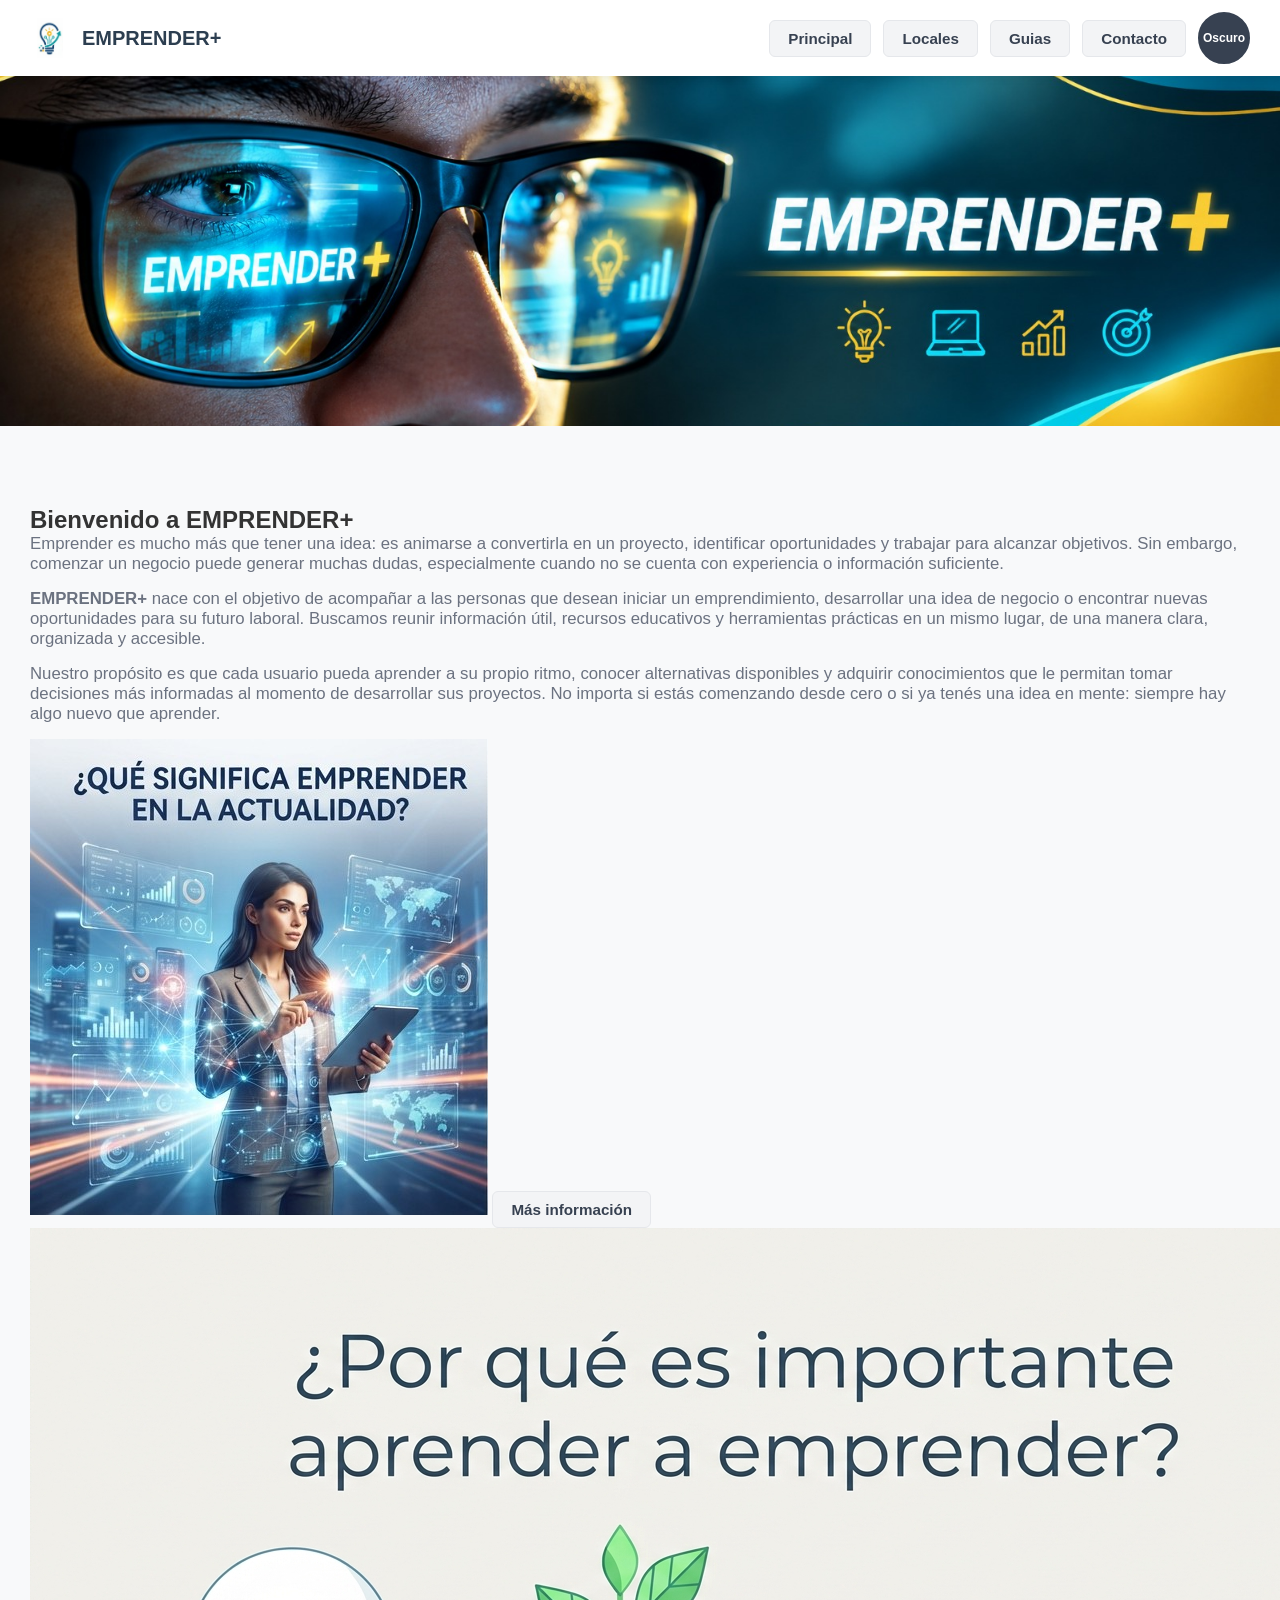
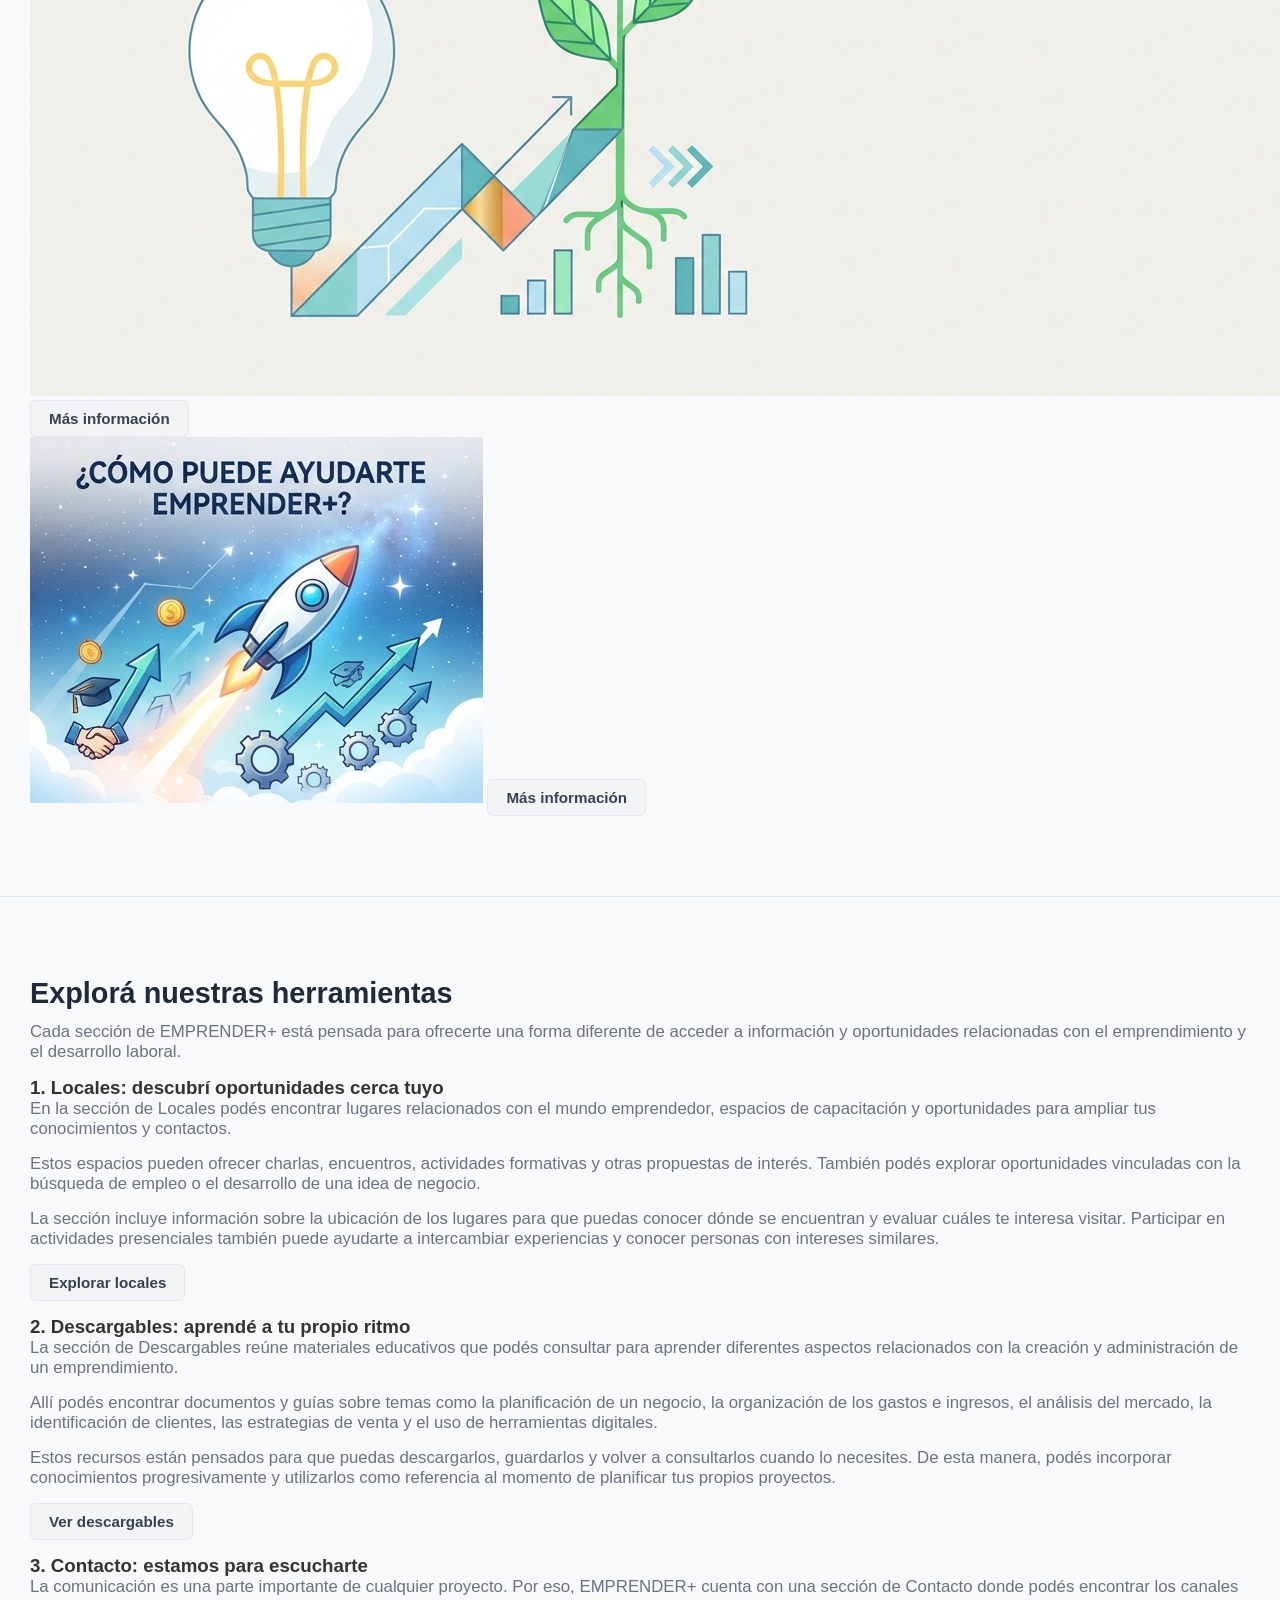
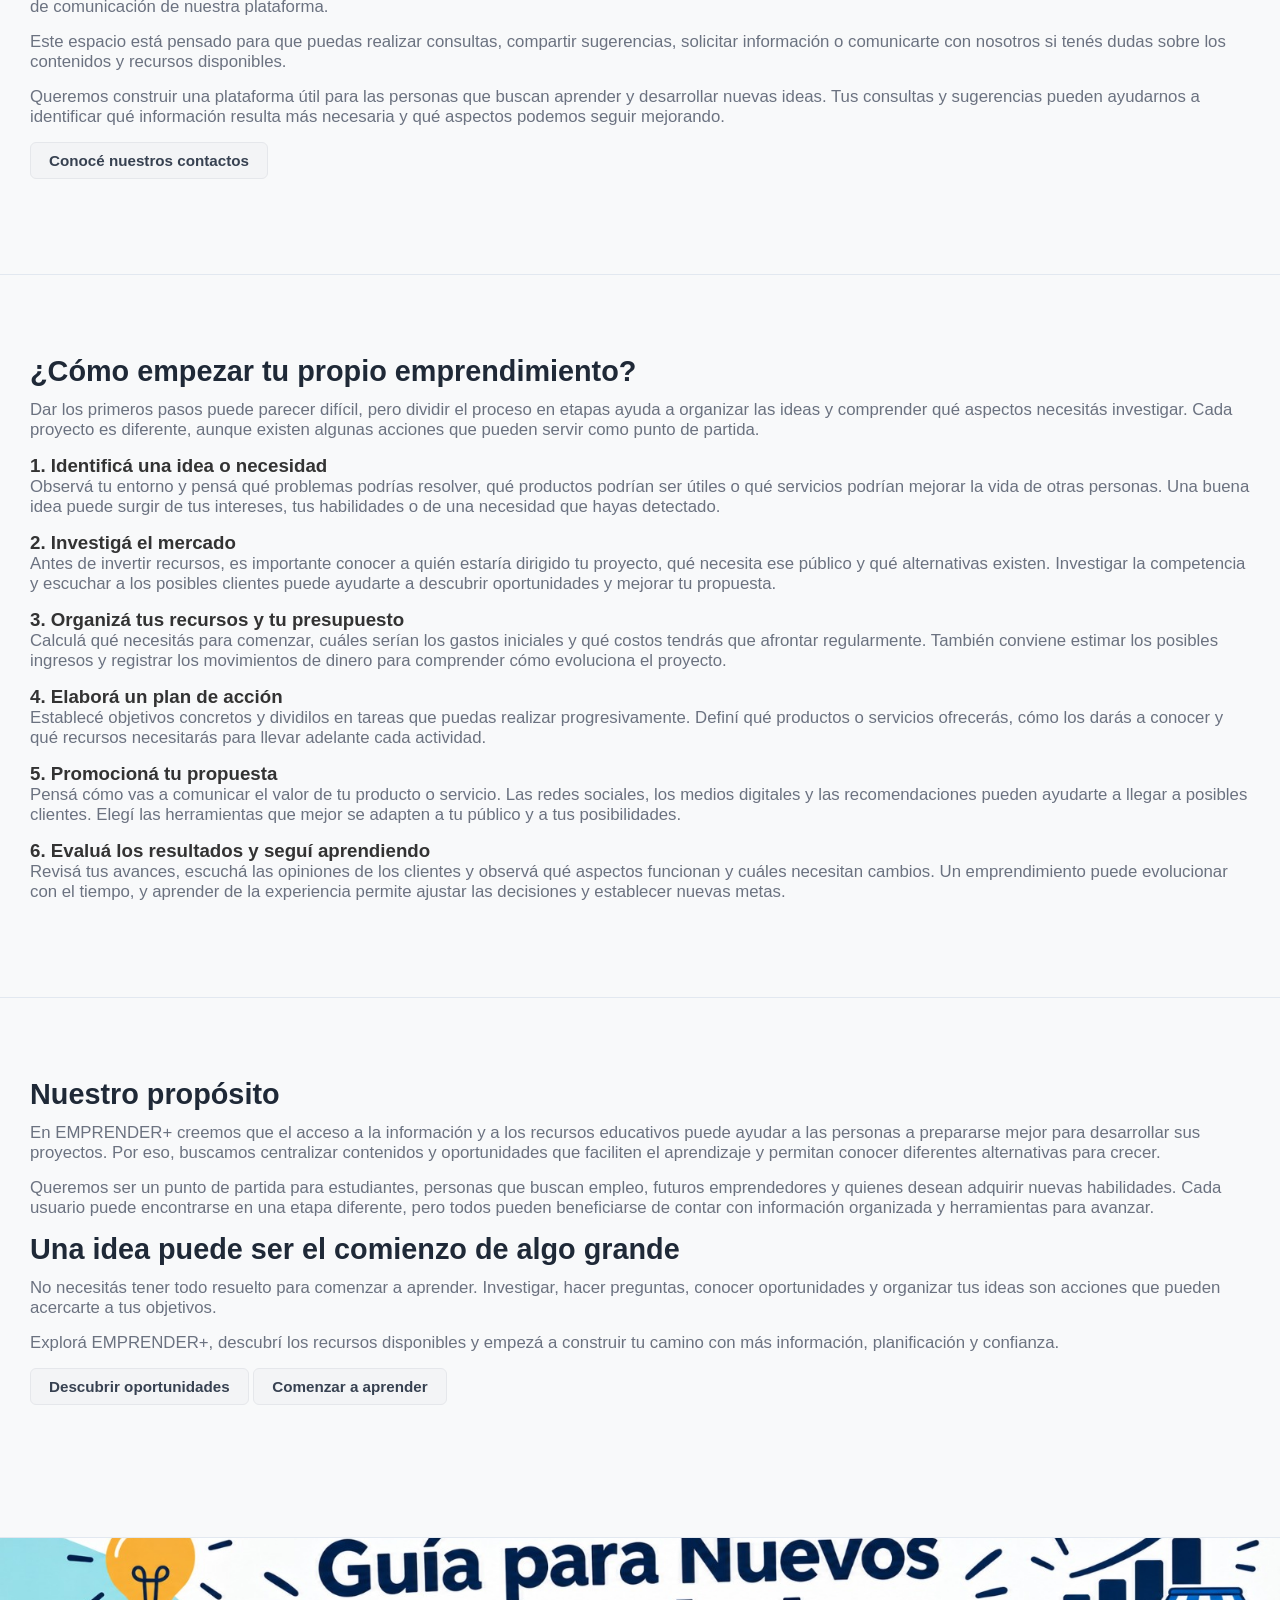
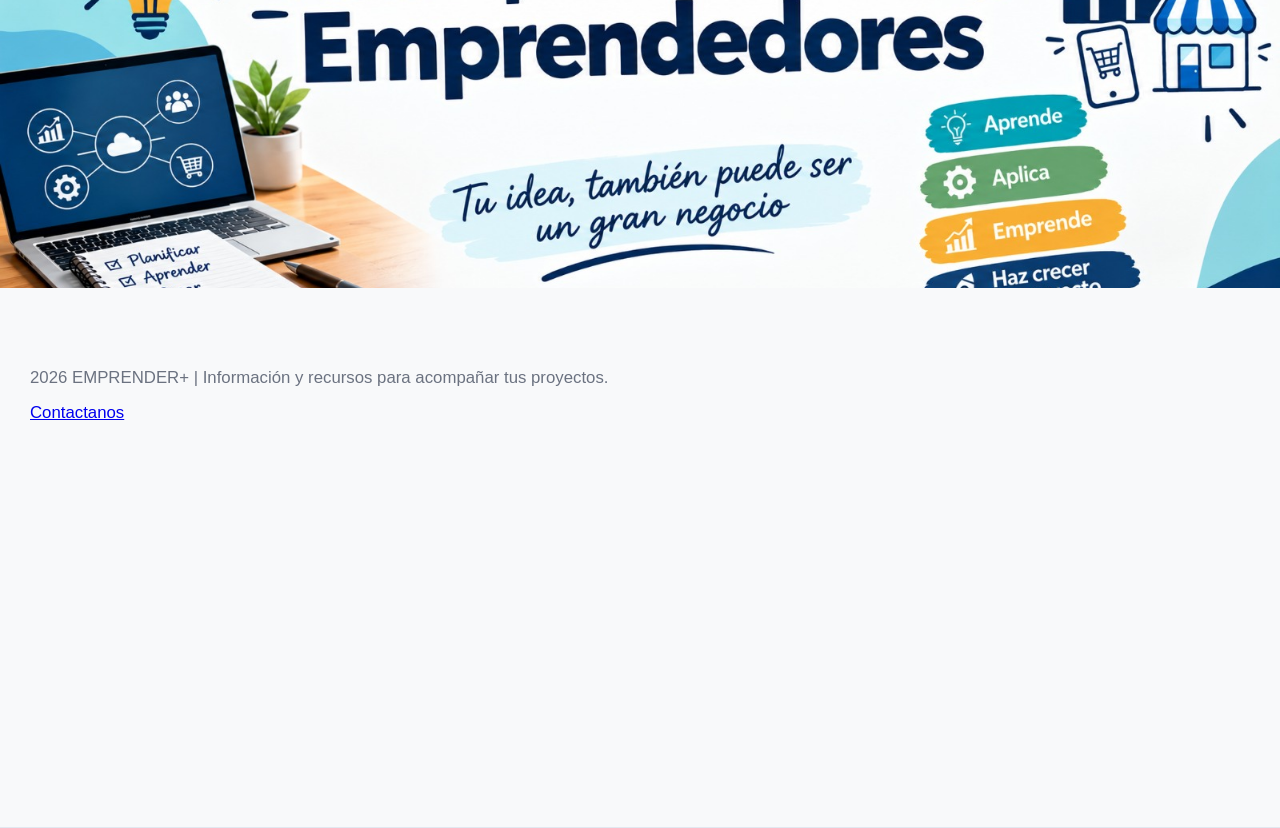
<file: index.html>
<!DOCTYPE html>
<html lang="es">
<head>
    <meta charset="UTF-8">
    <meta name="viewport" content="width=device-width, initial-scale=1.0">
    <meta name="description" content="EMPRENDER+: información, herramientas y recursos para aprender a emprender, encontrar oportunidades y desarrollar proyectos.">
    <title>EMPRENDER+ | Principal</title>
    <link rel="stylesheet" href="style.css">
</head>
<body>

    <!-- CABECERA Y NAVEGACIÓN -->
    <header class="cabecera">
        <div class="marca">
            <img src="Logo.jpeg" alt="Logo de EMPRENDER+" class="logo">
            <span class="titulo-marca">EMPRENDER+</span>
        </div>

        <nav aria-label="Menú principal">
            <ul class="menu">
                <li>
                    <a href="index.html" id="btnPrincipal" class="boton">Principal</a>
                </li>
                <li>
                    <a href="locales.html" id="btnLocales" class="boton">Locales</a>
                </li>
                <li>
                    <a href="guias.html" id="btnDescargables" class="boton">Guias</a>
                </li>
                <li>
                    <a href="contacto.html" id="btnContacto" class="boton">Contacto</a>
                </li>
                <li>
                    <button id="btnTema" class="boton-circular" type="button">Oscuro</button>
                </li>
            </ul>
        </nav>
    </header>

    <!-- BANNER PRINCIPAL -->
    <div class="banner">
        <img src="emprender+.jpeg" alt="Bienvenido a EMPRENDER+">
    </div>

    <main>

        <!-- INTRODUCCIÓN -->
        <section id="principal" class="seccion">
            <h1>Bienvenido a EMPRENDER+</h1>

            <p>
                Emprender es mucho más que tener una idea: es animarse a convertirla en un proyecto, identificar oportunidades y trabajar para alcanzar objetivos. Sin embargo, comenzar un negocio puede generar muchas dudas, especialmente cuando no se cuenta con experiencia o información suficiente.
            </p>

            <p>
                <strong>EMPRENDER+</strong> nace con el objetivo de acompañar a las personas que desean iniciar un emprendimiento, desarrollar una idea de negocio o encontrar nuevas oportunidades para su futuro laboral. Buscamos reunir información útil, recursos educativos y herramientas prácticas en un mismo lugar, de una manera clara, organizada y accesible.
            </p>

            <p>
                Nuestro propósito es que cada usuario pueda aprender a su propio ritmo, conocer alternativas disponibles y adquirir conocimientos que le permitan tomar decisiones más informadas al momento de desarrollar sus proyectos. No importa si estás comenzando desde cero o si ya tenés una idea en mente: siempre hay algo nuevo que aprender.
            </p>

            <div class="galeria-info">
                <div class="tarjeta-info">
                    <img src="que_significa_emprender.jpg" alt="¿Qué significa emprender en la actualidad?" class="img-desplegable">
                    <button type="button" class="boton boton-info" data-destino="info-significado" aria-expanded="false" aria-controls="info-significado">Más información</button>
                </div>

                <div class="tarjeta-info">
                    <img src="porque_aprender_a_emprender.jpg" alt="¿Por qué es importante aprender a emprender?" class="img-desplegable">
                    <button type="button" class="boton boton-info" data-destino="info-importancia" aria-expanded="false" aria-controls="info-importancia">Más información</button>
                </div>

                <div class="tarjeta-info">
                    <img src="como_te_ayuda_emprender.jpg" alt="¿Cómo puede ayudarte EMPRENDER+?" class="img-desplegable">
                    <button type="button" class="boton boton-info" data-destino="info-ayuda" aria-expanded="false" aria-controls="info-ayuda">Más información</button>
                </div>
            </div>

            <div class="panel-info">
            <div id="info-significado" class="texto-desplegable" hidden>
                <p>
                    En la actualidad, emprender significa detectar una necesidad, proponer una solución y organizar los recursos necesarios para llevarla adelante. Puede tratarse de un pequeño comercio, un servicio, un proyecto tecnológico, una tienda virtual o cualquier iniciativa que busque generar valor para otras personas.
                </p>

                <p>
                    Para desarrollar un emprendimiento no alcanza únicamente con tener una buena idea. También es importante planificar, administrar el dinero, conocer a los posibles clientes, estudiar la competencia y establecer objetivos realistas. Estas tareas permiten comprender mejor el mercado y anticipar algunas de las dificultades que pueden aparecer.
                </p>

                <p>
                    Además, la tecnología ocupa un lugar cada vez más importante. Las herramientas digitales permiten promocionar productos, comunicarse con clientes, organizar las ventas y administrar información. Aprender a utilizarlas puede facilitar muchas actividades y abrir nuevas oportunidades de crecimiento.
                </p>
            </div>

            <div id="info-importancia" class="texto-desplegable" hidden>
                <p>
                    Aprender sobre emprendimientos ayuda a desarrollar habilidades como la creatividad, la responsabilidad, la organización, la comunicación y la resolución de problemas. Estos conocimientos pueden ser útiles tanto para quienes desean crear su propio negocio como para quienes buscan incorporarse al mundo laboral.
                </p>

                <p>
                    También permite comprender que emprender es un proceso de aprendizaje continuo. Durante el camino pueden surgir errores, cambios y dificultades, pero analizar cada experiencia ayuda a mejorar las decisiones y adaptar las estrategias a las necesidades reales del proyecto.
                </p>
            </div>

            <div id="info-ayuda" class="texto-desplegable" hidden>
                <p>
                    Sabemos que encontrar información confiable, descubrir oportunidades y comprender los primeros pasos para iniciar un negocio puede resultar complicado. Por eso, nuestra plataforma está organizada en diferentes secciones pensadas para acompañarte durante ese proceso.
                </p>

                <p>
                    En EMPRENDER+ vas a encontrar información para aprender, lugares donde conocer oportunidades y recursos que podés consultar cuando los necesites. La idea es que tengas un punto de partida para investigar, capacitarte y comenzar a transformar tus ideas en proyectos concretos.
                </p>
            </div>
            </div>

        </section>

        <!-- SECCIONES DE LA PLATAFORMA -->
        <section class="seccion">
            <h2>Explorá nuestras herramientas</h2>

            <p>
                Cada sección de EMPRENDER+ está pensada para ofrecerte una forma diferente de acceder a información y oportunidades relacionadas con el emprendimiento y el desarrollo laboral.
            </p>

            <h3>1. Locales: descubrí oportunidades cerca tuyo</h3>

            <p>
                En la sección de Locales podés encontrar lugares relacionados con el mundo emprendedor, espacios de capacitación y oportunidades para ampliar tus conocimientos y contactos.
            </p>

            <p>
                Estos espacios pueden ofrecer charlas, encuentros, actividades formativas y otras propuestas de interés. También podés explorar oportunidades vinculadas con la búsqueda de empleo o el desarrollo de una idea de negocio.
            </p>

            <p>
                La sección incluye información sobre la ubicación de los lugares para que puedas conocer dónde se encuentran y evaluar cuáles te interesa visitar. Participar en actividades presenciales también puede ayudarte a intercambiar experiencias y conocer personas con intereses similares.
            </p>

            <p>
                <a href="locales.html" class="boton">Explorar locales</a>
            </p>

            <h3>2. Descargables: aprendé a tu propio ritmo</h3>

            <p>
                La sección de Descargables reúne materiales educativos que podés consultar para aprender diferentes aspectos relacionados con la creación y administración de un emprendimiento.
            </p>

            <p>
                Allí podés encontrar documentos y guías sobre temas como la planificación de un negocio, la organización de los gastos e ingresos, el análisis del mercado, la identificación de clientes, las estrategias de venta y el uso de herramientas digitales.
            </p>

            <p>
                Estos recursos están pensados para que puedas descargarlos, guardarlos y volver a consultarlos cuando lo necesites. De esta manera, podés incorporar conocimientos progresivamente y utilizarlos como referencia al momento de planificar tus propios proyectos.
            </p>

            <p>
                <a href="guias.html" class="boton">Ver descargables</a>
            </p>

            <h3>3. Contacto: estamos para escucharte</h3>

            <p>
                La comunicación es una parte importante de cualquier proyecto. Por eso, EMPRENDER+ cuenta con una sección de Contacto donde podés encontrar los canales de comunicación de nuestra plataforma.
            </p>

            <p>
                Este espacio está pensado para que puedas realizar consultas, compartir sugerencias, solicitar información o comunicarte con nosotros si tenés dudas sobre los contenidos y recursos disponibles.
            </p>

            <p>
                Queremos construir una plataforma útil para las personas que buscan aprender y desarrollar nuevas ideas. Tus consultas y sugerencias pueden ayudarnos a identificar qué información resulta más necesaria y qué aspectos podemos seguir mejorando.
            </p>

            <p>
                <a href="contacto.html" class="boton">Conocé nuestros contactos</a>
            </p>
        </section>

        <!-- PASOS PARA COMENZAR -->
        <section class="seccion">
            <h2>¿Cómo empezar tu propio emprendimiento?</h2>

            <p>
                Dar los primeros pasos puede parecer difícil, pero dividir el proceso en etapas ayuda a organizar las ideas y comprender qué aspectos necesitás investigar. Cada proyecto es diferente, aunque existen algunas acciones que pueden servir como punto de partida.
            </p>

            <h3>1. Identificá una idea o necesidad</h3>

            <p>
                Observá tu entorno y pensá qué problemas podrías resolver, qué productos podrían ser útiles o qué servicios podrían mejorar la vida de otras personas. Una buena idea puede surgir de tus intereses, tus habilidades o de una necesidad que hayas detectado.
            </p>

            <h3>2. Investigá el mercado</h3>

            <p>
                Antes de invertir recursos, es importante conocer a quién estaría dirigido tu proyecto, qué necesita ese público y qué alternativas existen. Investigar la competencia y escuchar a los posibles clientes puede ayudarte a descubrir oportunidades y mejorar tu propuesta.
            </p>

            <h3>3. Organizá tus recursos y tu presupuesto</h3>

            <p>
                Calculá qué necesitás para comenzar, cuáles serían los gastos iniciales y qué costos tendrás que afrontar regularmente. También conviene estimar los posibles ingresos y registrar los movimientos de dinero para comprender cómo evoluciona el proyecto.
            </p>

            <h3>4. Elaborá un plan de acción</h3>

            <p>
                Establecé objetivos concretos y dividilos en tareas que puedas realizar progresivamente. Definí qué productos o servicios ofrecerás, cómo los darás a conocer y qué recursos necesitarás para llevar adelante cada actividad.
            </p>

            <h3>5. Promocioná tu propuesta</h3>

            <p>
                Pensá cómo vas a comunicar el valor de tu producto o servicio. Las redes sociales, los medios digitales y las recomendaciones pueden ayudarte a llegar a posibles clientes. Elegí las herramientas que mejor se adapten a tu público y a tus posibilidades.
            </p>

            <h3>6. Evaluá los resultados y seguí aprendiendo</h3>

            <p>
                Revisá tus avances, escuchá las opiniones de los clientes y observá qué aspectos funcionan y cuáles necesitan cambios. Un emprendimiento puede evolucionar con el tiempo, y aprender de la experiencia permite ajustar las decisiones y establecer nuevas metas.
            </p>
        </section>

        <!-- OBJETIVO Y PROPÓSITO -->
        <section class="seccion">
            <h2>Nuestro propósito</h2>

            <p>
                En EMPRENDER+ creemos que el acceso a la información y a los recursos educativos puede ayudar a las personas a prepararse mejor para desarrollar sus proyectos. Por eso, buscamos centralizar contenidos y oportunidades que faciliten el aprendizaje y permitan conocer diferentes alternativas para crecer.
            </p>

            <p>
                Queremos ser un punto de partida para estudiantes, personas que buscan empleo, futuros emprendedores y quienes desean adquirir nuevas habilidades. Cada usuario puede encontrarse en una etapa diferente, pero todos pueden beneficiarse de contar con información organizada y herramientas para avanzar.
            </p>

            <h2>Una idea puede ser el comienzo de algo grande</h2>

            <p>
                No necesitás tener todo resuelto para comenzar a aprender. Investigar, hacer preguntas, conocer oportunidades y organizar tus ideas son acciones que pueden acercarte a tus objetivos.
            </p>

            <p>
                Explorá EMPRENDER+, descubrí los recursos disponibles y empezá a construir tu camino con más información, planificación y confianza.
            </p>

            <p>
                <a href="locales.html" class="boton">Descubrir oportunidades</a>
                <a href="guias.html" class="boton">Comenzar a aprender</a>
            </p>
        </section>

    </main>

    <!-- BANNER FINAL -->
    <div class="banner">
        <img src="banner guia para emprender.jpeg" alt="Guía para comenzar tu emprendimiento">
    </div>

    <!-- PIE DE PÁGINA -->
    <footer class="seccion">
        <p> 2026 EMPRENDER+ | Información y recursos para acompañar tus proyectos.</p>
        <p>
            <a href="contacto.html">Contactanos</a>
        </p>
    </footer>

    <script src="index.js"></script>
</body>
</html>
    <script src="index.js"></script>
</body>
</html>
</file>
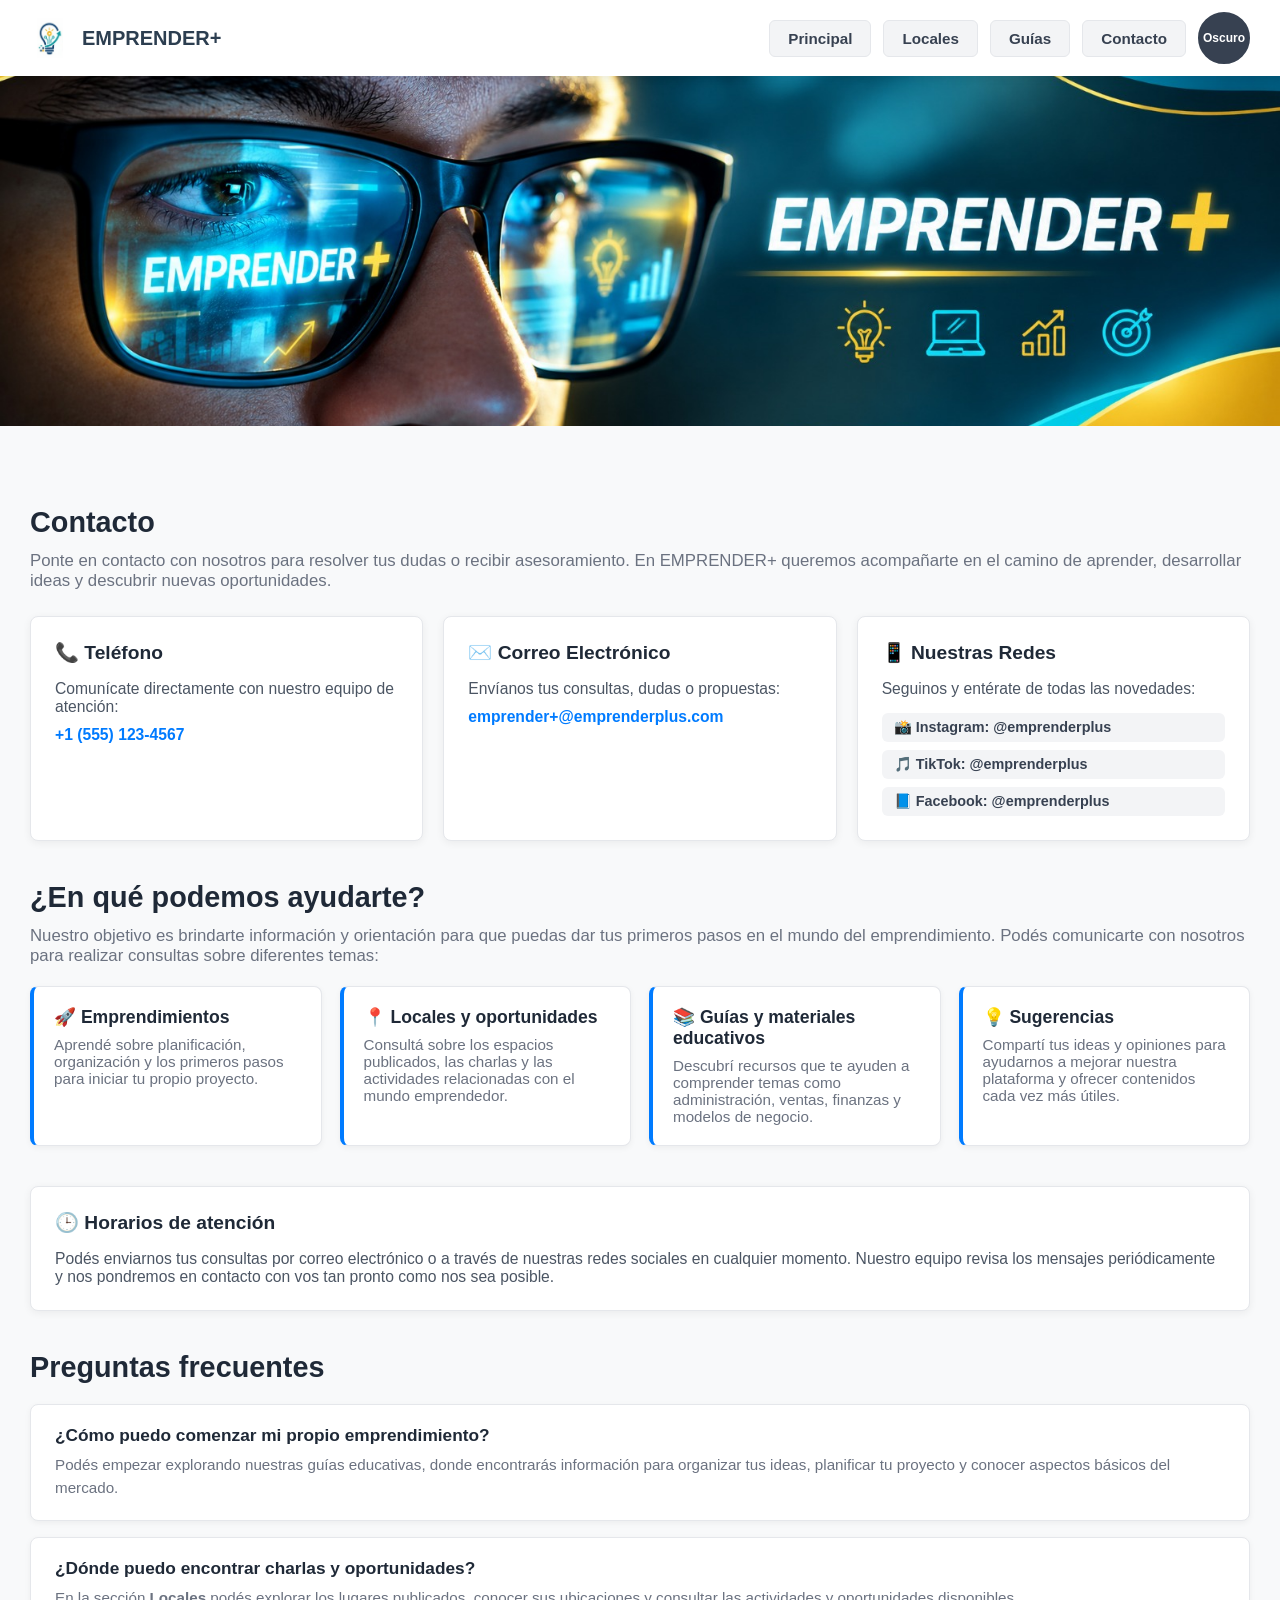
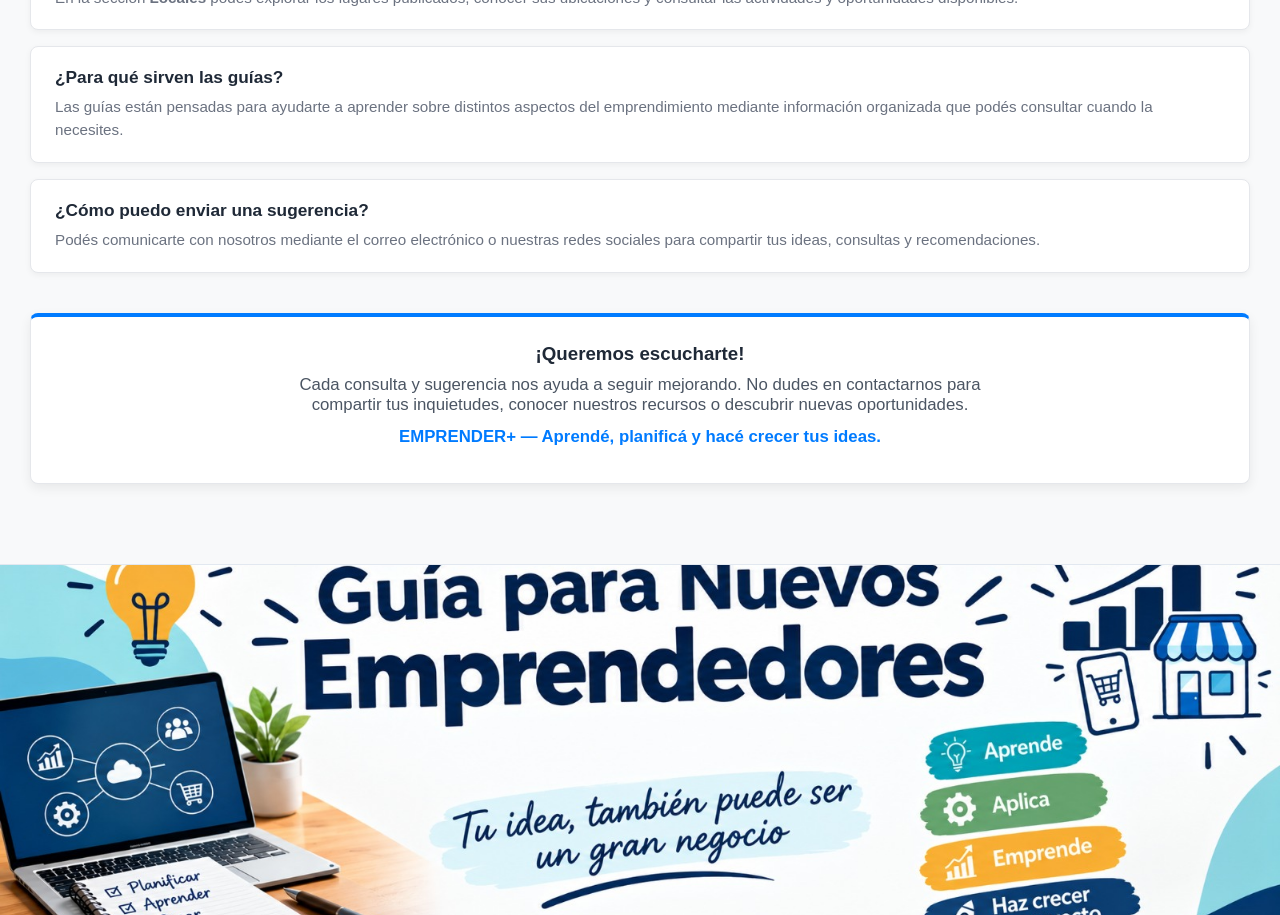
<file: contacto.html>
<!DOCTYPE html>
<html lang="es">
<head>
    <meta charset="UTF-8">
    <meta name="viewport" content="width=device-width, initial-scale=1.0">
    <title>EMPRENDER+ | Contacto</title>
    <link rel="stylesheet" href="style.css">
</head>
<body>

    <div class="cabecera">
        <div class="marca">
            <img src="Logo.jpeg" alt="Logo" class="logo">
            <span class="titulo-marca">EMPRENDER+</span>
        </div>
        <ul class="menu">
            <li><a href="index.html" id="btnPrincipal" class="boton">Principal</a></li>
            <li><a href="locales.html" id="btnLocales" class="boton">Locales</a></li>
            <li><a href="guias.html" id="btnGuias" class="boton">Guías</a></li>
            <li><a href="contacto.html" id="btnContacto" class="boton">Contacto</a></li>
            <li><button id="btnTema" class="boton-circular" type="button">Oscuro</button></li>
        </ul>
    </div>

    <!-- BANNER SUPERIOR -->
    <div class="banner">
        <img src="emprender+.jpeg" alt="Banner EMPRENDER+">
    </div>

    <main>
        <section id="contacto" class="seccion">

            <h2>Contacto</h2>
            <p>
                Ponte en contacto con nosotros para resolver tus dudas o recibir asesoramiento. 
                En EMPRENDER+ queremos acompañarte en el camino de aprender, desarrollar ideas y descubrir nuevas oportunidades.
            </p>

            <!-- TARJETAS DE CANALES DE CONTACTO -->
            <div class="contenedor-contacto">
                <!-- Teléfono -->
                <div class="tarjeta-contacto">
                    <h3>📞 Teléfono</h3>
                    <p>Comunícate directamente con nuestro equipo de atención:</p>
                    <p><a href="tel:+15551234567">+1 (555) 123-4567</a></p>
                </div>

                <!-- Correo -->
                <div class="tarjeta-contacto">
                    <h3>✉️ Correo Electrónico</h3>
                    <p>Envíanos tus consultas, dudas o propuestas:</p>
                    <p><a href="mailto:emprender+@emprenderplus.com">emprender+@emprenderplus.com</a></p>
                </div>

                <!-- Redes Sociales -->
                <div class="tarjeta-contacto">
                    <h3>📱 Nuestras Redes</h3>
                    <p>Seguinos y entérate de todas las novedades:</p>
                    <div class="redes-lista">
                        <span>📸 Instagram: @emprenderplus</span>
                        <span>🎵 TikTok: @emprenderplus</span>
                        <span>📘 Facebook: @emprenderplus</span>
                    </div>
                </div>
            </div>

            <!-- ¿EN QUÉ PODEMOS AYUDARTE? -->
            <h2>¿En qué podemos ayudarte?</h2>
            <p>
                Nuestro objetivo es brindarte información y orientación para que puedas dar tus primeros pasos en el mundo del emprendimiento. 
                Podés comunicarte con nosotros para realizar consultas sobre diferentes temas:
            </p>

            <div class="grid-ayuda">
                <div class="tarjeta-ayuda">
                    <h4>🚀 Emprendimientos</h4>
                    <p>Aprendé sobre planificación, organización y los primeros pasos para iniciar tu propio proyecto.</p>
                </div>

                <div class="tarjeta-ayuda">
                    <h4>📍 Locales y oportunidades</h4>
                    <p>Consultá sobre los espacios publicados, las charlas y las actividades relacionadas con el mundo emprendedor.</p>
                </div>

                <div class="tarjeta-ayuda">
                    <h4>📚 Guías y materiales educativos</h4>
                    <p>Descubrí recursos que te ayuden a comprender temas como administración, ventas, finanzas y modelos de negocio.</p>
                </div>

                <div class="tarjeta-ayuda">
                    <h4>💡 Sugerencias</h4>
                    <p>Compartí tus ideas y opiniones para ayudarnos a mejorar nuestra plataforma y ofrecer contenidos cada vez más útiles.</p>
                </div>
            </div>

            <!-- HORARIOS DE ATENCIÓN -->
            <div class="tarjeta-contacto" style="margin-bottom: 40px;">
                <h3>🕒 Horarios de atención</h3>
                <p>
                    Podés enviarnos tus consultas por correo electrónico o a través de nuestras redes sociales en cualquier momento. 
                    Nuestro equipo revisa los mensajes periódicamente y nos pondremos en contacto con vos tan pronto como nos sea posible.
                </p>
            </div>

            <!-- PREGUNTAS FRECUENTES -->
            <h2>Preguntas frecuentes</h2>
            <div class="contenedor-faq">
                <div class="tarjeta-faq">
                    <h4>¿Cómo puedo comenzar mi propio emprendimiento?</h4>
                    <p>
                        Podés empezar explorando nuestras guías educativas, donde encontrarás información para organizar tus ideas, 
                        planificar tu proyecto y conocer aspectos básicos del mercado.
                    </p>
                </div>

                <div class="tarjeta-faq">
                    <h4>¿Dónde puedo encontrar charlas y oportunidades?</h4>
                    <p>
                        En la sección <strong>Locales</strong> podés explorar los lugares publicados, conocer sus ubicaciones y consultar 
                        las actividades y oportunidades disponibles.
                    </p>
                </div>

                <div class="tarjeta-faq">
                    <h4>¿Para qué sirven las guías?</h4>
                    <p>
                        Las guías están pensadas para ayudarte a aprender sobre distintos aspectos del emprendimiento mediante información 
                        organizada que podés consultar cuando la necesites.
                    </p>
                </div>

                <div class="tarjeta-faq">
                    <h4>¿Cómo puedo enviar una sugerencia?</h4>
                    <p>
                        Podés comunicarte con nosotros mediante el correo electrónico o nuestras redes sociales para compartir tus ideas, 
                        consultas y recomendaciones.
                    </p>
                </div>
            </div>

            <!-- TARJETA DESTACADA FINAL -->
            <div class="tarjeta-destacada">
                <h3>¡Queremos escucharte!</h3>
                <p>
                    Cada consulta y sugerencia nos ayuda a seguir mejorando. No dudes en contactarnos para compartir tus inquietudes, 
                    conocer nuestros recursos o descubrir nuevas oportunidades.
                </p>
                <p class="lema">
                    EMPRENDER+ — Aprendé, planificá y hacé crecer tus ideas.
                </p>
            </div>

        </section>
    </main>

    <!-- BANNER FINAL -->
    <div class="banner">
        <img src="banner guia para emprender.jpeg" alt="Banner EMPRENDER+">
    </div>

    <script src="index.js"></script>
</body>
</html>
</file>
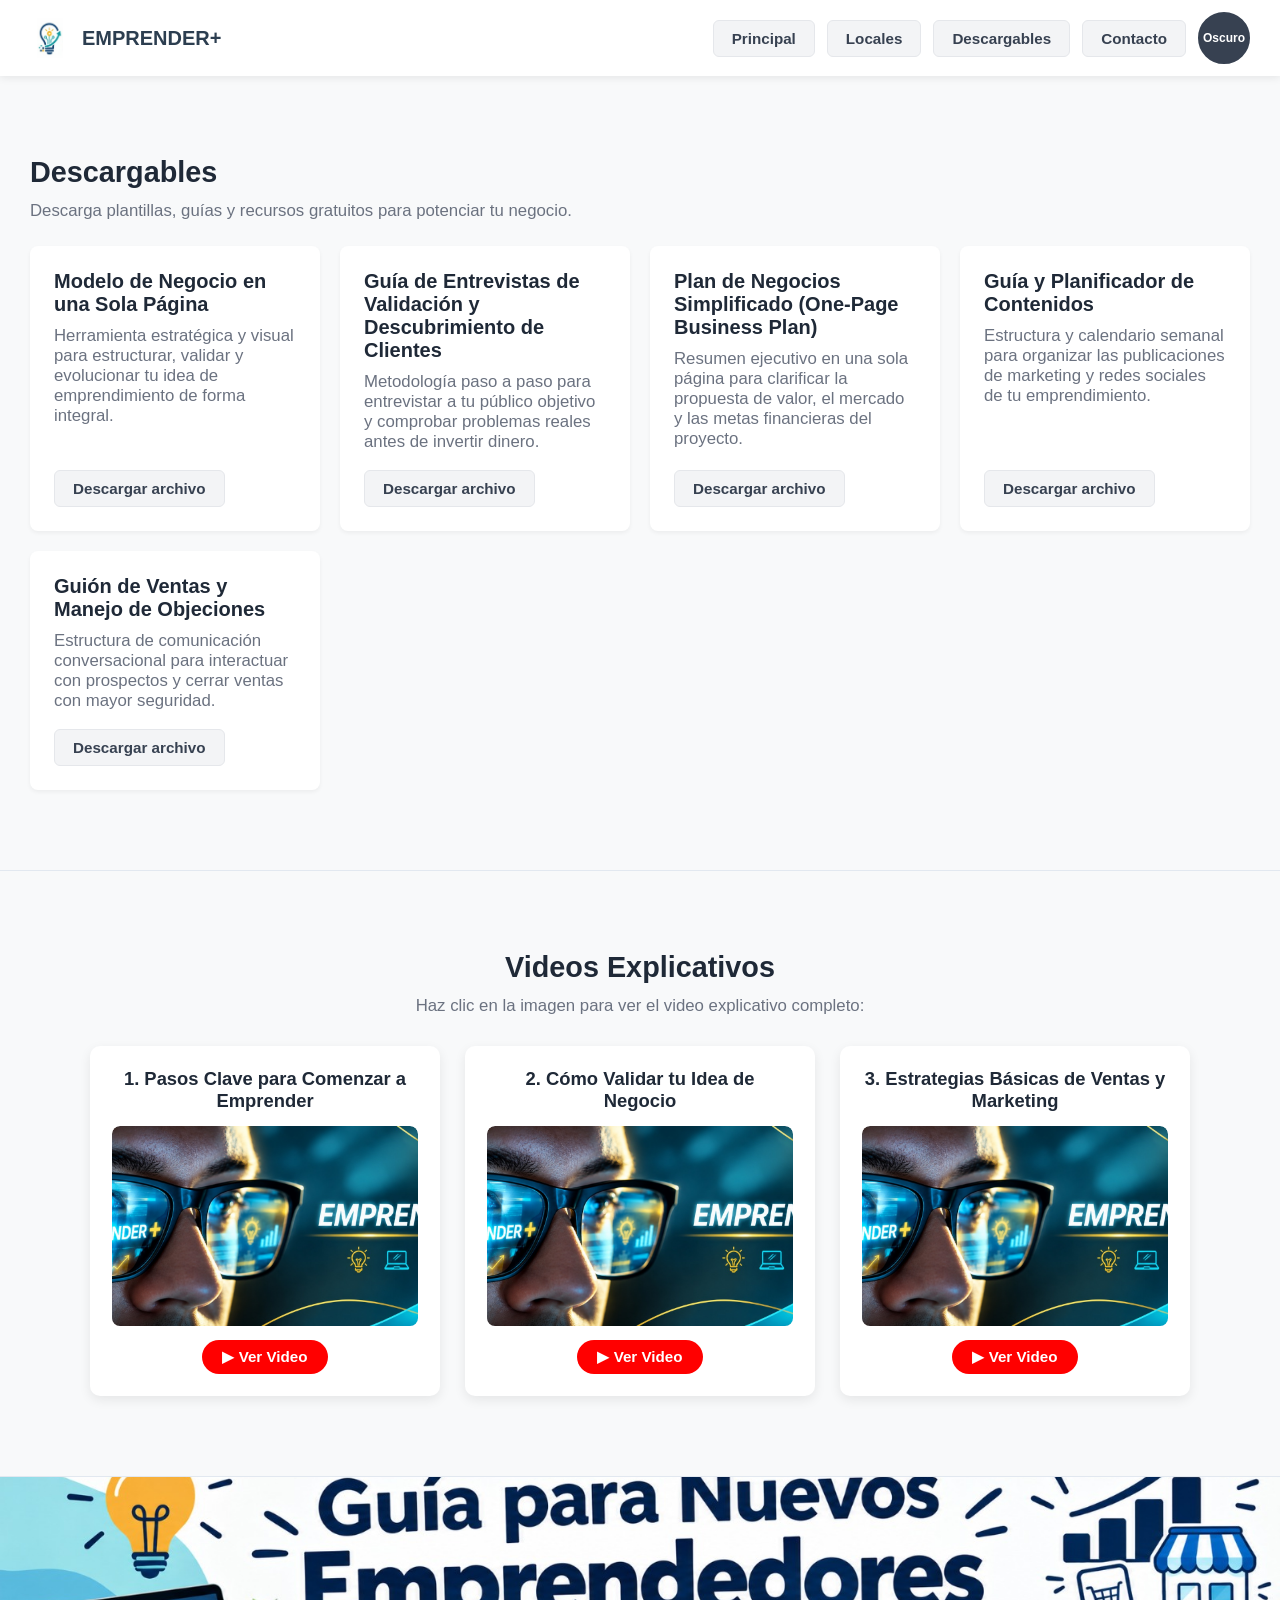
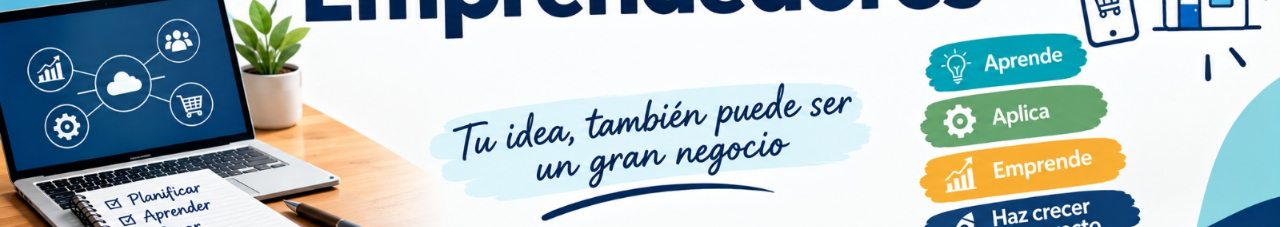
<file: descargables.html>
<!DOCTYPE html>
<html lang="es">
<head>
    <meta charset="UTF-8">
    <meta name="viewport" content="width=device-width, initial-scale=1.0">
    <title>EMPRENDER+ | Descargables</title>
    <link rel="stylesheet" href="style.css">
</head>
<body>

    <div class="cabecera">
        <div class="marca">
            <img src="Logo.jpeg" alt="Logo" class="logo">
            <span class="titulo-marca">EMPRENDER+</span>
        </div>
        <ul class="menu">
            <li><a href="index.html" id="btnPrincipal" class="boton">Principal</a></li>
            <li><a href="locales.html" id="btnLocales" class="boton">Locales</a></li>
            <li><a href="descargables.html" id="btnDescargables" class="boton">Descargables</a></li>
            <li><a href="contacto.html" id="btnContacto" class="boton">Contacto</a></li>
            <li><button id="btnTema" class="boton-circular" type="button">Oscuro</button></li>
        </ul>
    </div>

    <main>
        <section id="descargables" class="seccion">
            <h2>Descargables</h2>
            <p>Descarga plantillas, guías y recursos gratuitos para potenciar tu negocio.</p>
            <div class="contenedor-descargas">

                <div class="caja-descarga">
                    <h3>Modelo de Negocio en una Sola Página</h3>
                    <p>Herramienta estratégica y visual para estructurar, validar y evolucionar tu idea de emprendimiento de forma integral.</p>
                    <a href="Plantilla - Lienzo Modelo de Negocio (Business Model Canvas).pdf" download class="boton" id="btnDescarga1">Descargar archivo</a>
                </div>

                <div class="caja-descarga">
                    <h3>Guía de Entrevistas de Validación y Descubrimiento de Clientes</h3>
                    <p>Metodología paso a paso para entrevistar a tu público objetivo y comprobar problemas reales antes de invertir dinero.</p>
                    <a href="Guía - Entrevistas de Validación y Descubrimiento de Clientes.pdf" download class="boton" id="btnDescarga2">Descargar archivo</a>
                </div>

                <div class="caja-descarga">
                    <h3>Plan de Negocios Simplificado (One-Page Business Plan)</h3>
                    <p>Resumen ejecutivo en una sola página para clarificar la propuesta de valor, el mercado y las metas financieras del proyecto.</p>
                    <a href="Plan de Negocios Simplificado (One-Page Business Plan).pdf" download class="boton" id="btnDescarga3">Descargar archivo</a>
                </div>

                <div class="caja-descarga">
                    <h3>Guía y Planificador de Contenidos</h3>
                    <p>Estructura y calendario semanal para organizar las publicaciones de marketing y redes sociales de tu emprendimiento.</p>
                    <a href="Guía y Planificador de Contenidos (Calendario Editorial).pdf" download class="boton" id="btnDescarga4">Descargar archivo</a>
                </div>

                <div class="caja-descarga">
                    <h3>Guión de Ventas y Manejo de Objeciones</h3>
                    <p>Estructura de comunicación conversacional para interactuar con prospectos y cerrar ventas con mayor seguridad.</p>
                    <a href="Guión de Ventas y Manejo de Objeciones.pdf" download class="boton" id="btnDescarga5">Descargar archivo</a>
                </div>
            </div>
        </section>

        <!-- SECCIÓN VIDEOS EXPLICATIVOS -->
        <section id="videos" class="seccion seccion-videos">
            <h2>Videos Explicativos</h2>
            <p>Haz clic en la imagen para ver el video explicativo completo:</p>

            <div class="contenedor-videos">

                <!-- Video 1 -->
                <div class="caja-video-centrada">
                    <h3 class="titulo-video">1. Pasos Clave para Comenzar a Emprender</h3>
                    <a href="https://www.youtube.com" target="_blank" rel="noopener noreferrer" class="enlace-video">
                        <img src="emprender+.jpeg" alt="Miniatura Video 1" class="img-video">
                        <span class="badge-video">▶ Ver Video</span>
                    </a>
                </div>

                <!-- Video 2 -->
                <div class="caja-video-centrada">
                    <h3 class="titulo-video">2. Cómo Validar tu Idea de Negocio</h3>
                    <a href="https://www.youtube.com" target="_blank" rel="noopener noreferrer" class="enlace-video">
                        <img src="emprender+.jpeg" alt="Miniatura Video 2" class="img-video">
                        <span class="badge-video">▶ Ver Video</span>
                    </a>
                </div>

                <!-- Video 3 -->
                <div class="caja-video-centrada">
                    <h3 class="titulo-video">3. Estrategias Básicas de Ventas y Marketing</h3>
                    <a href="https://www.youtube.com" target="_blank" rel="noopener noreferrer" class="enlace-video">
                        <img src="emprender+.jpeg" alt="Miniatura Video 3" class="img-video">
                        <span class="badge-video">▶ Ver Video</span>
                    </a>
                </div>

            </div>
        </section>
    </main>

    <div class="banner">
        <img src="banner guia para emprender.jpeg" alt="Banner EMPRENDER+">
    </div>

    <script src="index.js"></script>
</body>
</html>

    <script src="index.js"></script>
</body>
</html>
</file>
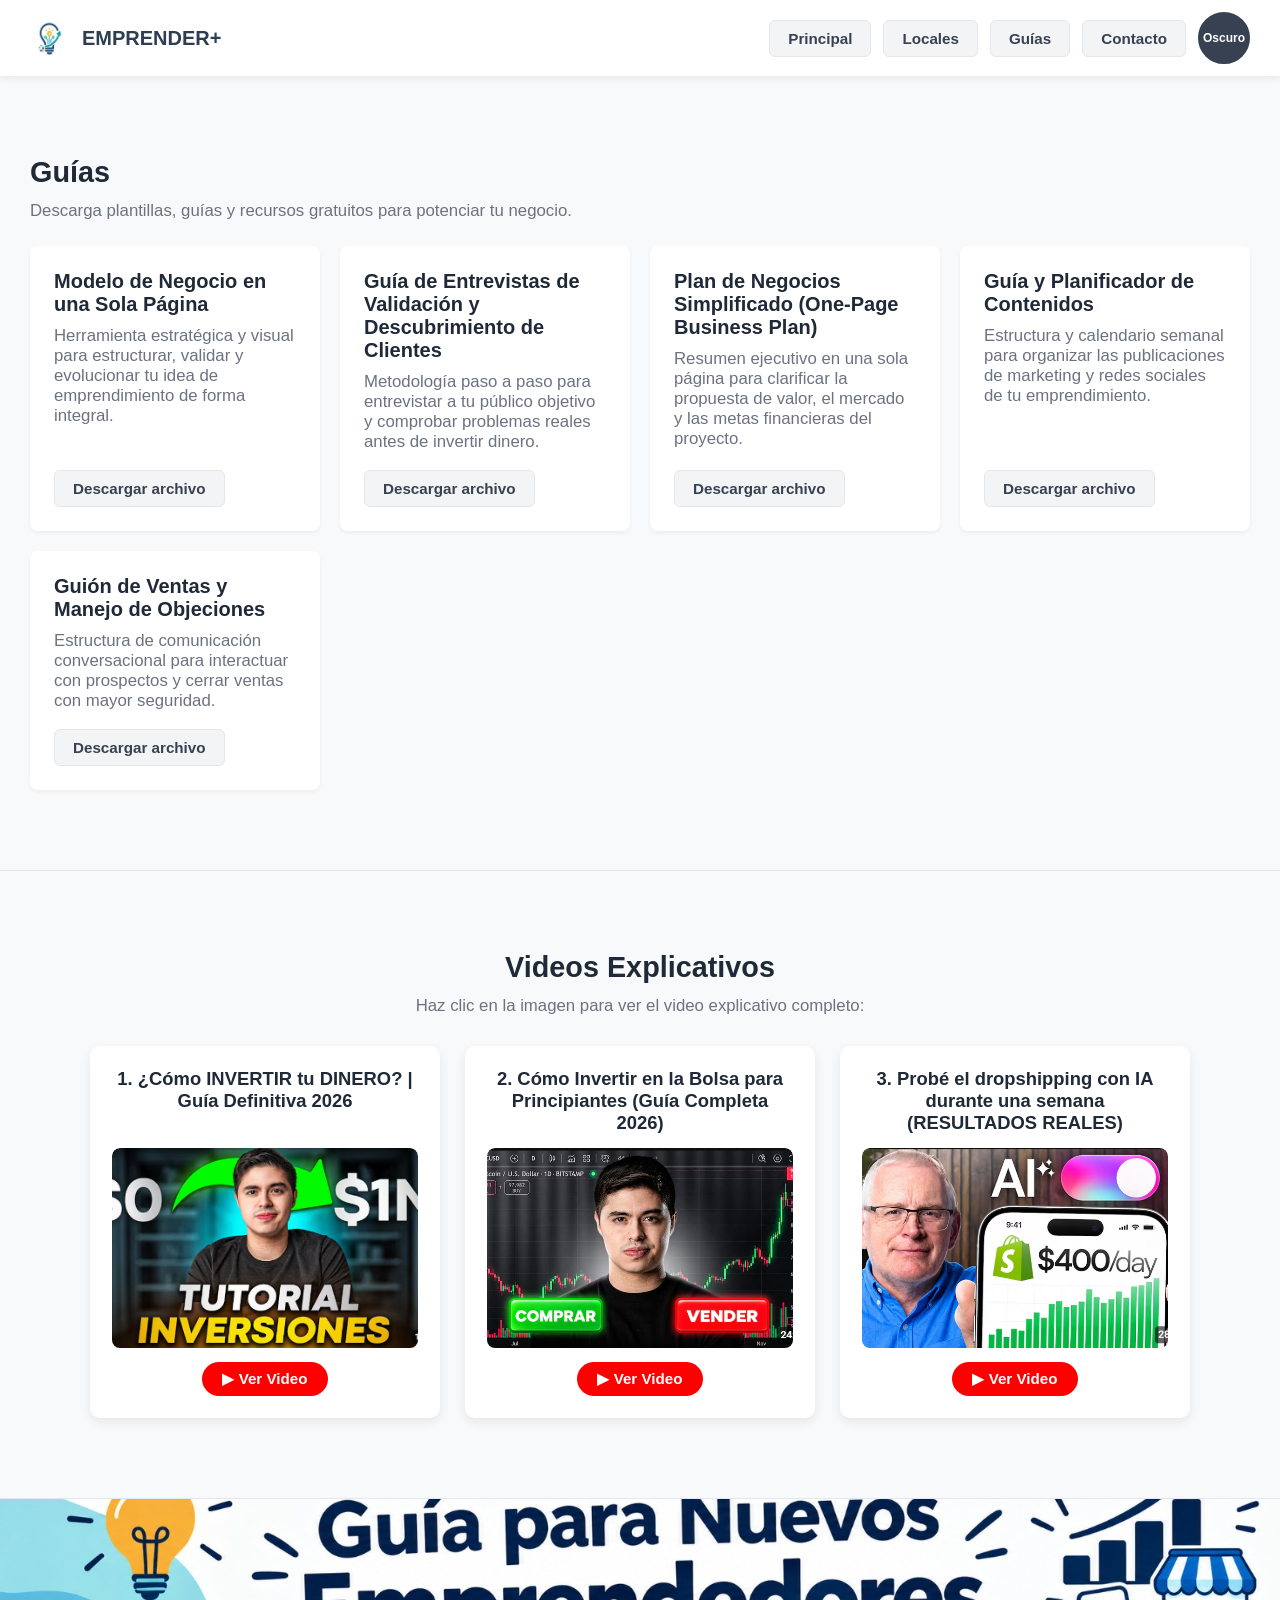
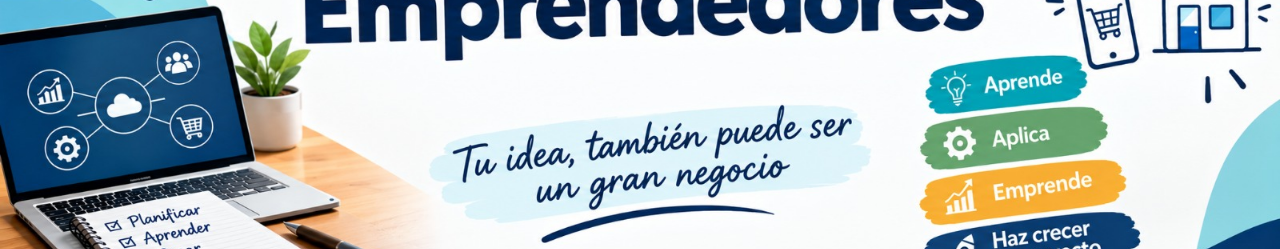
<file: guias.html>
<!DOCTYPE html>
<html lang="es">
<head>
    <meta charset="UTF-8">
    <meta name="viewport" content="width=device-width, initial-scale=1.0">
    <title>EMPRENDER+ | Guías</title>
    <link rel="stylesheet" href="style.css">
</head>
<body>

    <div class="cabecera">
        <div class="marca">
            <img src="Logo.jpeg" alt="Logo" class="logo">
            <span class="titulo-marca">EMPRENDER+</span>
        </div>
        <ul class="menu">
            <li><a href="index.html" id="btnPrincipal" class="boton">Principal</a></li>
            <li><a href="locales.html" id="btnLocales" class="boton">Locales</a></li>
            <li><a href="guias.html" id="btnGuias" class="boton">Guías</a></li>
            <li><a href="contacto.html" id="btnContacto" class="boton">Contacto</a></li>
            <li><button id="btnTema" class="boton-circular" type="button">Oscuro</button></li>
        </ul>
    </div>

    <main>
        <section id="guias" class="seccion">
            <h2>Guías</h2>
            <p>Descarga plantillas, guías y recursos gratuitos para potenciar tu negocio.</p>
            <div class="contenedor-descargas">

                <div class="caja-descarga">
                    <h3>Modelo de Negocio en una Sola Página</h3>
                    <p>Herramienta estratégica y visual para estructurar, validar y evolucionar tu idea de emprendimiento de forma integral.</p>
                    <a href="Plantilla - Lienzo Modelo de Negocio (Business Model Canvas).pdf" download class="boton" id="btnDescarga1">Descargar archivo</a>
                </div>

                <div class="caja-descarga">
                    <h3>Guía de Entrevistas de Validación y Descubrimiento de Clientes</h3>
                    <p>Metodología paso a paso para entrevistar a tu público objetivo y comprobar problemas reales antes de invertir dinero.</p>
                    <a href="Guía - Entrevistas de Validación y Descubrimiento de Clientes.pdf" download class="boton" id="btnDescarga2">Descargar archivo</a>
                </div>

                <div class="caja-descarga">
                    <h3>Plan de Negocios Simplificado (One-Page Business Plan)</h3>
                    <p>Resumen ejecutivo en una sola página para clarificar la propuesta de valor, el mercado y las metas financieras del proyecto.</p>
                    <a href="Plan de Negocios Simplificado (One-Page Business Plan).pdf" download class="boton" id="btnDescarga3">Descargar archivo</a>
                </div>

                <div class="caja-descarga">
                    <h3>Guía y Planificador de Contenidos</h3>
                    <p>Estructura y calendario semanal para organizar las publicaciones de marketing y redes sociales de tu emprendimiento.</p>
                    <a href="Guía y Planificador de Contenidos (Calendario Editorial).pdf" download class="boton" id="btnDescarga4">Descargar archivo</a>
                </div>

                <div class="caja-descarga">
                    <h3>Guión de Ventas y Manejo de Objeciones</h3>
                    <p>Estructura de comunicación conversacional para interactuar con prospectos y cerrar ventas con mayor seguridad.</p>
                    <a href="Guión de Ventas y Manejo de Objeciones.pdf" download class="boton" id="btnDescarga5">Descargar archivo</a>
                </div>
            </div>
        </section>

        <!-- SECCIÓN VIDEOS EXPLICATIVOS -->
        <section id="videos" class="seccion seccion-videos">
            <h2>Videos Explicativos</h2>
            <p>Haz clic en la imagen para ver el video explicativo completo:</p>

            <div class="contenedor-videos">

                <!-- Video 1 -->
                <div class="caja-video-centrada">
                    <h3 class="titulo-video">1. ¿Cómo INVERTIR tu DINERO? | Guía Definitiva 2026</h3>
                    <a href="https://www.youtube.com/watch?v=Vg4CL6GmvrU" target="_blank" rel="ANDRES GARZA" class="enlace-video">
                        <img src="ANDRES.png" alt="Miniatura Video 1" class="img-video">
                        <span class="badge-video">▶ Ver Video</span>
                    </a>
                </div>

                <!-- Video 2 -->
                <div class="caja-video-centrada">
                    <h3 class="titulo-video">2. Cómo Invertir en la Bolsa para Principiantes (Guía Completa 2026)</h3>
                    <a href="https://www.youtube.com/watch?v=vt5WfGC_6gE" target="_blank" rel="ANDRES GARZA 2" class="enlace-video">
                        <img src="ANDRES 2.png" alt="Miniatura Video 2" class="img-video">
                        <span class="badge-video">▶ Ver Video</span>
                    </a>
                </div>

                <!-- Video 3 -->
                <div class="caja-video-centrada">
                    <h3 class="titulo-video">3. Probé el dropshipping con IA durante una semana (RESULTADOS REALES)</h3>
                    <a href="https://www.youtube.com/watch?v=rhuYy9LP72M" target="_blank" rel="noopener noreferrer" class="enlace-video">
                        <img src="MARK.png" alt="Miniatura Video 3" class="img-video">
                        <span class="badge-video">▶ Ver Video</span>
                    </a>
                </div>

            </div>
        </section>
    </main>

    <div class="banner">
        <img src="banner guia para emprender.jpeg" alt="Banner EMPRENDER+">
    </div>

    <script src="index.js"></script>
</body>
</html>
</file>
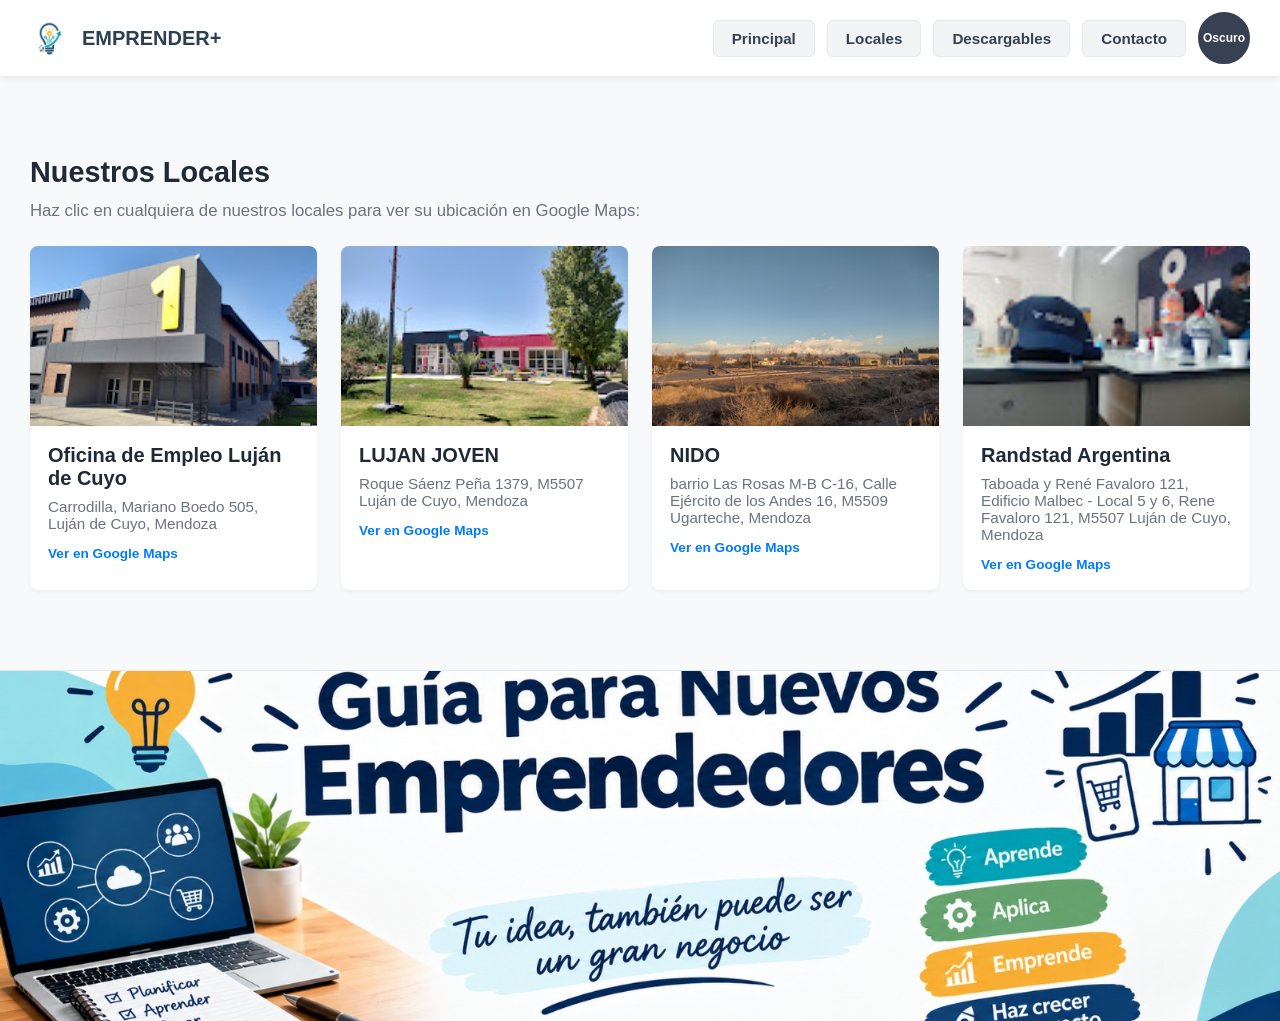
<file: locales.html>
<!DOCTYPE html>
<html lang="es">
<head>
    <meta charset="UTF-8">
    <meta name="viewport" content="width=device-width, initial-scale=1.0">
    <title>EMPRENDER+ | Locales</title>
    <link rel="stylesheet" href="style.css">
</head>
<body>

    <div class="cabecera">
        <div class="marca">
            <img src="Logo.jpeg" alt="Logo" class="logo">
            <span class="titulo-marca">EMPRENDER+</span>
        </div>
        <ul class="menu">
            <li><a href="index.html" id="btnPrincipal" class="boton">Principal</a></li>
            <li><a href="locales.html" id="btnLocales" class="boton">Locales</a></li>
            <li><a href="descargables.html" id="btnDescargables" class="boton">Descargables</a></li>
            <li><a href="contacto.html" id="btnContacto" class="boton">Contacto</a></li>
            <li><button id="btnTema" class="boton-circular" type="button">Oscuro</button></li>
        </ul>
    </div>

    <main>
        <section id="locales" class="seccion">
            <h2>Nuestros Locales</h2>
            <p>Haz clic en cualquiera de nuestros locales para ver su ubicación en Google Maps:</p>

            <div class="contenedor-locales">

                <a href="https://maps.app.goo.gl/tX7yq7JLaZZL91rDA" target="_blank" rel="noopener noreferrer" class="caja-local" id="local1">
                    <img src="empleo1.jpg" alt="Local Centro" class="img-local">
                    <div class="info-local">
                        <h3>Oficina de Empleo Luján de Cuyo</h3>
                        <p>Carrodilla, Mariano Boedo 505, Luján de Cuyo, Mendoza</p>
                        <span class="indicador-mapa">Ver en Google Maps</span>
                    </div>
                </a>
                <a href="https://maps.app.goo.gl/kVjxW8JpEw6W5PzC6" target="_blank" rel="noopener noreferrer" class="caja-local" id="local2">
                    <img src="EMPLEO2.jpg" alt="Sucursal Norte" class="img-local">
                    <div class="info-local">
                        <h3>LUJAN JOVEN</h3>
                        <p>Roque Sáenz Peña 1379, M5507 Luján de Cuyo, Mendoza</p>
                        <span class="indicador-mapa">Ver en Google Maps</span>
                    </div>
                </a>
                <a href="https://maps.app.goo.gl/bifKGNuW4WPuqtNSA" target="_blank" rel="noopener noreferrer" class="caja-local" id="local3">
                    <img src="EMPLEO3.jpg" alt="Paseo Comercial" class="img-local">
                    <div class="info-local">
                        <h3>NIDO</h3>
                        <p>barrio Las Rosas M-B C-16, Calle Ejército de los Andes 16, M5509 Ugarteche, Mendoza</p>
                        <span class="indicador-mapa">Ver en Google Maps</span>
                    </div>
                </a>

                <!-- Local 4 -->
                <a href="https://maps.app.goo.gl/zTNhdRJyPfZmAgNq5" target="_blank" rel="noopener noreferrer" class="caja-local" id="local4">
                    <img src="EMPLEO4.jpg" alt="Punto Oeste" class="img-local">
                    <div class="info-local">
                        <h3>Randstad Argentina</h3>
                        <p>Taboada y René Favaloro 121, Edificio Malbec - Local 5 y 6, Rene Favaloro 121, M5507 Luján de Cuyo, Mendoza</p>
                        <span class="indicador-mapa">Ver en Google Maps</span>
                    </div>
                </a>

            </div>
        </section>
    </main>

    <div class="banner">
        <img src="banner guia para emprender.jpeg" alt="Banner EMPRENDER+">
    </div>

    <script src="index.js"></script>
</body>
</html>
</file>
<file: style.css>
/* Reseteo basico */
* {
    margin: 0;
    padding: 0;
    box-sizing: border-box;
    font-family: Arial, Helvetica, sans-serif;
}

html {
    scroll-behavior: smooth;
}

body {
    background-color: #f8f9fa;
    color: #333333;
}

/* Arriba / Navegacion */
.cabecera {
    display: flex;
    justify-content: space-between;
    align-items: center;
    background-color: #ffffff;
    padding: 12px 30px;
    box-shadow: 0 2px 8px rgba(0, 0, 0, 0.08);
    position: sticky;
    top: 0;
    z-index: 1000;
}

/* Logo y titulo */
.marca {
    display: flex;
    align-items: center;
    gap: 12px;
    text-decoration: none;
    color: #2c3e50;
}

.logo {
    width: 40px;
    height: 40px;
    object-fit: contain;
    border-radius: 8px;
}

.titulo-marca {
    font-size: 1.25rem;
    font-weight: 700;
    color: #2c3e50;
}

/* Lista de botones */
.menu {
    display: flex;
    list-style: none;
    gap: 12px;
    align-items: center;
    margin: 0;
    padding: 0;
}

.boton {
    display: inline-block;
    padding: 9px 18px;
    font-size: 0.95rem;
    font-weight: 600;
    text-decoration: none;
    color: #374151;
    background-color: #f3f4f6;
    border: 1px solid #e5e7eb;
    border-radius: 6px;
    cursor: pointer;
    transition: all 0.2s ease-in-out;
}

.boton:hover {
    background-color: #007bff;
    color: #ffffff;
    border-color: #007bff;
    transform: translateY(-2px);
    box-shadow: 0 4px 6px rgba(0, 123, 255, 0.2);
}

.boton:active {
    transform: translateY(0);
}

/* Partes de la pagina */
.seccion {
    padding: 80px 30px;
    min-height: 60vh;
    border-bottom: 1px solid #e2e8f0;
}

.seccion h2 {
    font-size: 1.8rem;
    margin-bottom: 12px;
    color: #1f2937;
}

.seccion p {
    color: #6b7280;
    font-size: 1.05rem;
    margin-bottom: 15px;
}

/* Cuadro para practica js */
.cuadro-js {
    background-color: #ffffff;
    padding: 20px;
    border-radius: 8px;
    margin-top: 20px;
    box-shadow: 0 2px 4px rgba(0,0,0,0.05);
    max-width: 400px;
}

.cuadro-js input {
    padding: 8px;
    margin: 8px 0;
    width: 100%;
    border: 1px solid #ccc;
    border-radius: 4px;
}

.cuadro-js button {
    padding: 8px 12px;
    margin: 5px 0;
    cursor: pointer;
    border-radius: 4px;
    border: 1px solid #ccc;
    background-color: #eee;
}

#caja {
    width: 200px;
    height: 100px;
    margin-top: 15px;
    border: 2px dashed #999;
    display: flex;
    align-items: center;
    justify-content: center;
    border-radius: 6px;
}

/* Contenedor y tarjetas de descarga en cuadrícula */
.contenedor-descargas {
    display: grid;
    grid-template-columns: repeat(auto-fill, minmax(280px, 1fr));
    gap: 20px;
    margin-top: 25px;
}

.caja-descarga {
    background-color: #ffffff;
    padding: 24px;
    border-radius: 8px;
    box-shadow: 0 2px 4px rgba(0, 0, 0, 0.05);
    display: flex;
    flex-direction: column;
    justify-content: space-between;
}

.caja-descarga h3 {
    font-size: 1.25rem;
    color: #1f2937;
    margin-bottom: 10px;
}

.caja-descarga p {
    color: #6b7280;
    margin-bottom: 18px;
    flex-grow: 1;
}

.caja-descarga .boton {
    align-self: flex-start;
}

/* Contenedor y tarjetas de locales */
.contenedor-locales {
    display: grid;
    grid-template-columns: repeat(auto-fill, minmax(280px, 1fr));
    gap: 24px;
    margin-top: 25px;
}

.caja-local {
    display: flex;
    flex-direction: column;
    background-color: #ffffff;
    border-radius: 8px;
    overflow: hidden;
    text-decoration: none;
    color: inherit;
    box-shadow: 0 2px 4px rgba(0, 0, 0, 0.05);
    transition: transform 0.2s ease, box-shadow 0.2s ease;
    cursor: pointer;
}

.caja-local:hover {
    transform: translateY(-4px);
    box-shadow: 0 6px 14px rgba(0, 0, 0, 0.12);
}

.caja-local .img-local {
    width: 100%;
    height: 180px;
    object-fit: cover;
    display: block;
}

.info-local {
    padding: 18px;
    display: flex;
    flex-direction: column;
    gap: 8px;
}

.info-local h3 {
    font-size: 1.25rem;
    color: #1f2937;
    margin: 0;
}

.info-local p {
    color: #6b7280;
    font-size: 0.95rem;
    margin: 0;
}

.indicador-mapa {
    font-size: 0.85rem;
    color: #007bff;
    font-weight: 600;
    margin-top: 6px;
}


/* Para celular */
@media (max-width: 768px) {
    .cabecera {
        flex-direction: column;
        gap: 15px;
        padding: 15px;
    }

    .menu {
        flex-wrap: wrap;
        justify-content: center;
        gap: 8px;
    }

    .boton {
        padding: 8px 14px;
        font-size: 0.9rem;
    }
}

/* Imagenes banner */
.banner {
    width: 100%;
    max-height: 350px; 
    overflow: hidden;  
}

.banner img {
    width: 100%;
    height: 350px;      
    object-fit: cover;  
    display: block;
}

/* ====================================
   BOTÓN Y ESTILOS DE MODO OSCURO
   ==================================== */
button.boton {
    font-family: inherit;
    line-height: inherit;
}

/* Botón circular */
.boton-circular {
    width: 52px;
    height: 52px;
    border-radius: 50%;
    border: 2px solid #374151;
    background-color: #374151;
    color: #ffffff;
    font-size: 0.75rem;
    font-weight: 700;
    cursor: pointer;
    display: inline-flex;
    align-items: center;
    justify-content: center;
    text-align: center;
    transition: all 0.2s ease-in-out;
    font-family: inherit;
}

.boton-circular:hover {
    transform: scale(1.06);
    background-color: #007bff;
    border-color: #007bff;
}

body.modo-oscuro .boton-circular {
    background-color: #ffffff;
    color: #121212;
    border-color: #ffffff;
}

body.modo-oscuro .boton-circular:hover {
    background-color: #007bff;
    color: #ffffff;
    border-color: #007bff;
}

body.modo-oscuro {
    background-color: #121212;
    color: #f1f1f1;
}

body.modo-oscuro .cabecera {
    background-color: #1e1e1e;
    box-shadow: 0 2px 8px rgba(0, 0, 0, 0.5);
}

body.modo-oscuro .titulo-marca {
    color: #f1f1f1;
}

body.modo-oscuro .boton {
    background-color: #2a2a2a;
    color: #f1f1f1;
    border-color: #444444;
}

body.modo-oscuro .boton:hover {
    background-color: #007bff;
    color: #ffffff;
    border-color: #007bff;
}

body.modo-oscuro .seccion {
    border-bottom-color: #2a2a2a;
}

body.modo-oscuro .seccion h2,
body.modo-oscuro .seccion h3,
body.modo-oscuro .seccion h4 {
    color: #ffffff;
}

body.modo-oscuro .seccion p {
    color: #d1d5db;
}

body.modo-oscuro .caja-descarga {
    background-color: #1e1e1e;
    box-shadow: 0 2px 6px rgba(0, 0, 0, 0.4);
}

body.modo-oscuro .caja-descarga h3 {
    color: #ffffff;
}

body.modo-oscuro .caja-descarga p {
    color: #9ca3af;
}

body.modo-oscuro .caja-local {
    background-color: #1e1e1e;
    box-shadow: 0 2px 6px rgba(0, 0, 0, 0.4);
}

body.modo-oscuro .info-local h3 {
    color: #ffffff;
}

body.modo-oscuro .info-local p {
    color: #9ca3af;
}

/* ====================================
   SECCIÓN VIDEOS EXPLICATIVOS (CENTRADA)
   ==================================== */
.seccion-videos {
    text-align: center;
}

/* Contenedor centrado para los videos */
.contenedor-videos {
    display: flex;
    flex-wrap: wrap;
    justify-content: center;
    gap: 25px;
    margin-top: 30px;
}

.caja-video-centrada {
    background-color: #ffffff;
    width: 100%;
    max-width: 350px;
    margin: 0;
    padding: 22px;
    border-radius: 10px;
    box-shadow: 0 4px 12px rgba(0, 0, 0, 0.08);
    text-align: center;
    display: flex;
    flex-direction: column;
    justify-content: space-between;
    transition: transform 0.2s ease, box-shadow 0.2s ease;
}

.caja-video-centrada:hover {
    box-shadow: 0 6px 16px rgba(0, 0, 0, 0.12);
}

.titulo-video {
    font-size: 1.15rem;
    color: #1f2937;
    margin-bottom: 14px;
    font-weight: 700;
}

.enlace-video {
    display: block;
    position: relative;
    text-decoration: none;
    border-radius: 8px;
    overflow: hidden;
    cursor: pointer;
}

.img-video {
    width: 100%;
    height: 200px;
    object-fit: cover;
    display: block;
    border-radius: 8px;
    transition: transform 0.3s ease, filter 0.3s ease;
}

.enlace-video:hover .img-video {
    transform: scale(1.02);
    filter: brightness(0.9);
}

.badge-video {
    margin-top: 14px;
    display: inline-block;
    background-color: #ff0000;
    color: #ffffff;
    font-weight: 600;
    font-size: 0.95rem;
    padding: 8px 20px;
    border-radius: 20px;
    transition: background-color 0.2s ease;
}

.enlace-video:hover .badge-video {
    background-color: #cc0000;
}

/* Modo oscuro para la caja de video */
body.modo-oscuro .caja-video-centrada {
    background-color: #1e1e1e;
    box-shadow: 0 4px 12px rgba(0, 0, 0, 0.4);
}

body.modo-oscuro .titulo-video {
    color: #ffffff;
}

/* ====================================
   SECCIÓN CONTACTO Y PREGUNTAS FRECUENTES
   ==================================== */
.contenedor-contacto {
    display: grid;
    grid-template-columns: repeat(auto-fit, minmax(260px, 1fr));
    gap: 20px;
    margin: 25px 0 40px 0;
}

.tarjeta-contacto {
    background-color: #ffffff;
    padding: 24px;
    border-radius: 8px;
    box-shadow: 0 2px 8px rgba(0, 0, 0, 0.06);
    border: 1px solid #e5e7eb;
    display: flex;
    flex-direction: column;
    gap: 10px;
    transition: transform 0.2s ease, box-shadow 0.2s ease;
}

.tarjeta-contacto:hover {
    transform: translateY(-2px);
    box-shadow: 0 4px 12px rgba(0, 0, 0, 0.1);
}

.tarjeta-contacto h3 {
    font-size: 1.2rem;
    color: #1f2937;
    margin-bottom: 6px;
    display: flex;
    align-items: center;
    gap: 8px;
}

.tarjeta-contacto p {
    color: #4b5563;
    margin-bottom: 0;
    font-size: 0.98rem;
}

.tarjeta-contacto a {
    color: #007bff;
    text-decoration: none;
    font-weight: 600;
}

.tarjeta-contacto a:hover {
    text-decoration: underline;
}

.redes-lista {
    display: flex;
    flex-direction: column;
    gap: 8px;
    margin-top: 5px;
}

.redes-lista span {
    display: inline-block;
    background-color: #f3f4f6;
    padding: 6px 12px;
    border-radius: 6px;
    font-weight: 600;
    font-size: 0.9rem;
    color: #374151;
}

/* Grilla de áreas de ayuda */
.grid-ayuda {
    display: grid;
    grid-template-columns: repeat(auto-fit, minmax(240px, 1fr));
    gap: 18px;
    margin: 20px 0 40px 0;
}

.tarjeta-ayuda {
    background-color: #ffffff;
    padding: 20px;
    border-radius: 8px;
    box-shadow: 0 2px 6px rgba(0, 0, 0, 0.05);
    border-left: 4px solid #007bff;
    border-top: 1px solid #e5e7eb;
    border-right: 1px solid #e5e7eb;
    border-bottom: 1px solid #e5e7eb;
}

.tarjeta-ayuda h4 {
    color: #1f2937;
    font-size: 1.1rem;
    margin-bottom: 8px;
}

.tarjeta-ayuda p {
    color: #6b7280;
    font-size: 0.95rem;
    margin-bottom: 0;
}

/* Preguntas frecuentes */
.contenedor-faq {
    display: flex;
    flex-direction: column;
    gap: 16px;
    margin: 20px 0 40px 0;
}

.tarjeta-faq {
    background-color: #ffffff;
    padding: 20px 24px;
    border-radius: 8px;
    box-shadow: 0 2px 6px rgba(0, 0, 0, 0.05);
    border: 1px solid #e5e7eb;
}

.tarjeta-faq h4 {
    color: #1f2937;
    font-size: 1.08rem;
    margin-bottom: 8px;
}

.tarjeta-faq p {
    color: #6b7280;
    margin-bottom: 0;
    font-size: 0.95rem;
    line-height: 1.5;
}

/* Tarjeta destacada de cierre */
.tarjeta-destacada {
    background-color: #ffffff;
    padding: 26px;
    border-radius: 8px;
    box-shadow: 0 4px 12px rgba(0, 0, 0, 0.07);
    border-top: 4px solid #007bff;
    border-left: 1px solid #e5e7eb;
    border-right: 1px solid #e5e7eb;
    border-bottom: 1px solid #e5e7eb;
    text-align: center;
    margin-top: 30px;
}

.tarjeta-destacada h3 {
    color: #1f2937;
    margin-bottom: 10px;
}

.tarjeta-destacada p {
    color: #4b5563;
    max-width: 700px;
    margin: 0 auto 10px auto;
}

.tarjeta-destacada .lema {
    font-weight: 700;
    color: #007bff;
    margin-top: 12px;
}

/* Modo oscuro para contacto */
body.modo-oscuro .tarjeta-contacto,
body.modo-oscuro .tarjeta-ayuda,
body.modo-oscuro .tarjeta-faq,
body.modo-oscuro .tarjeta-destacada {
    background-color: #1e1e1e;
    border-color: #333333;
    box-shadow: 0 2px 8px rgba(0, 0, 0, 0.4);
}

body.modo-oscuro .tarjeta-contacto h3,
body.modo-oscuro .tarjeta-ayuda h4,
body.modo-oscuro .tarjeta-faq h4,
body.modo-oscuro .tarjeta-destacada h3 {
    color: #ffffff;
}

body.modo-oscuro .tarjeta-contacto p,
body.modo-oscuro .tarjeta-ayuda p,
body.modo-oscuro .tarjeta-faq p,
body.modo-oscuro .tarjeta-destacada p {
    color: #d1d5db;
}

body.modo-oscuro .redes-lista span {
    background-color: #2a2a2a;
    color: #f1f1f1;
}
</file>
